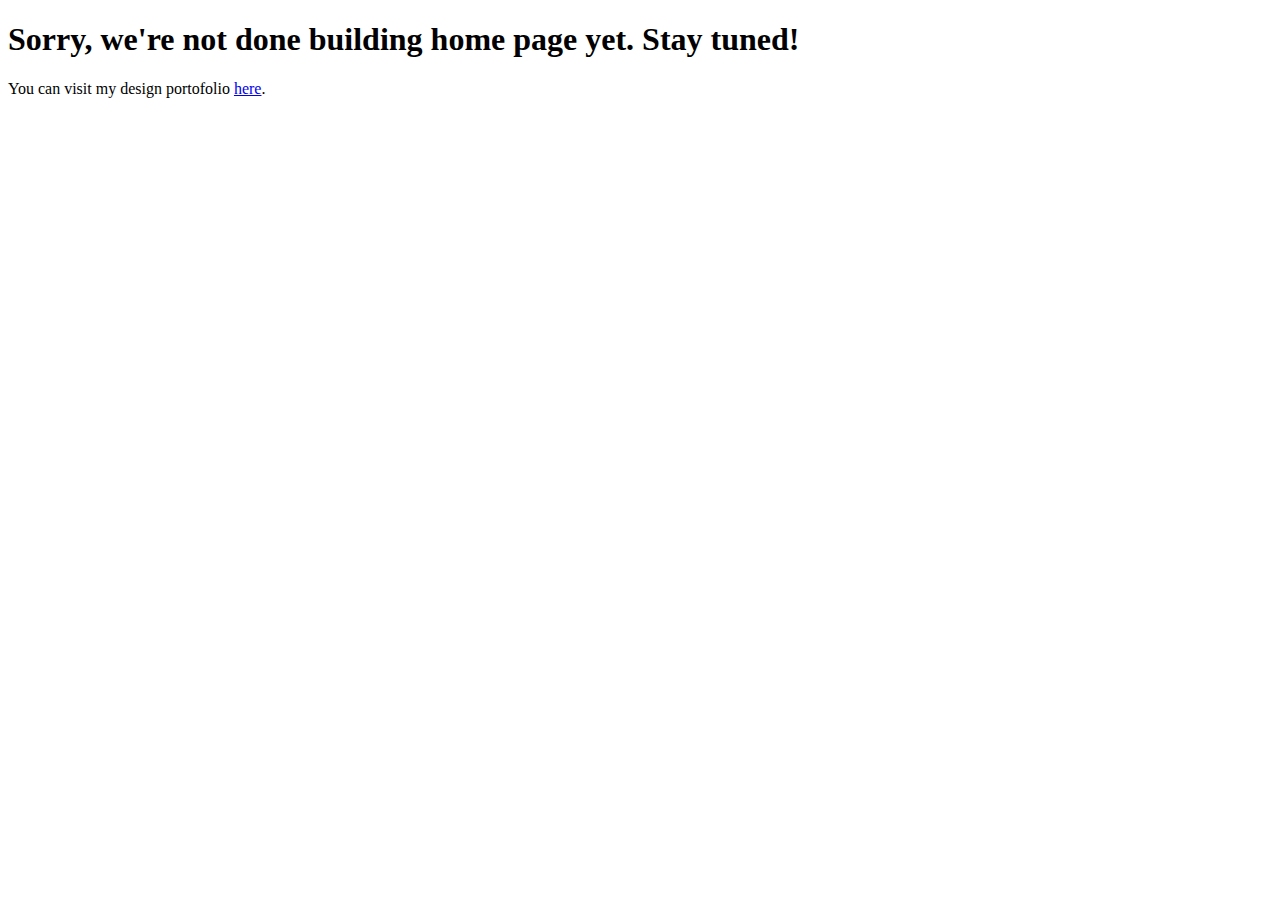
<file: index.html>
<!doctype html>
<html lang="en">
<head>
    <meta charset="UTF-8">
    <meta name="viewport"
          content="width=device-width, user-scalable=no, initial-scale=1.0, maximum-scale=1.0, minimum-scale=1.0">
    <meta http-equiv="X-UA-Compatible" content="ie=edge">
    <title>Home</title>
</head>
<body>
<h1>Sorry, we're not done building home page yet. Stay tuned!</h1>
<p>You can visit my design portofolio <a href="design.html">here</a>.</p>
</body>
</html>
</file>
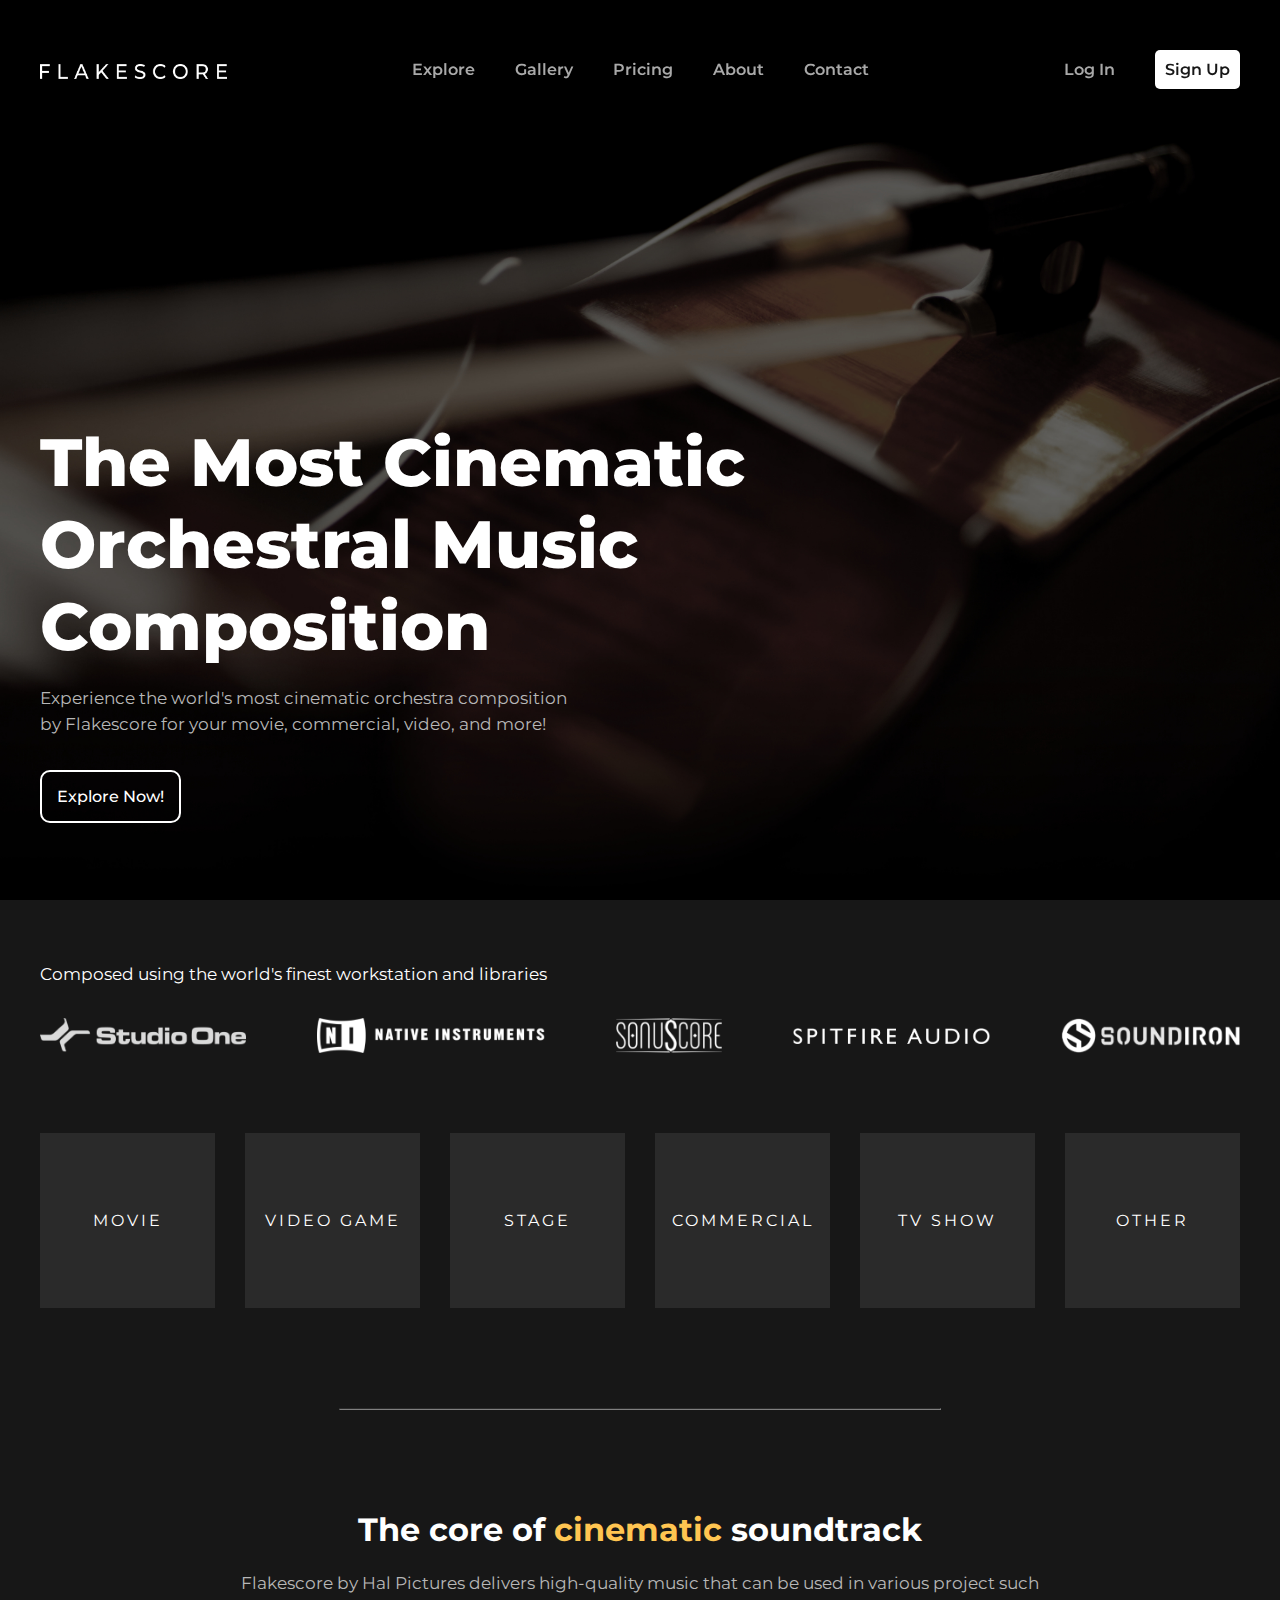
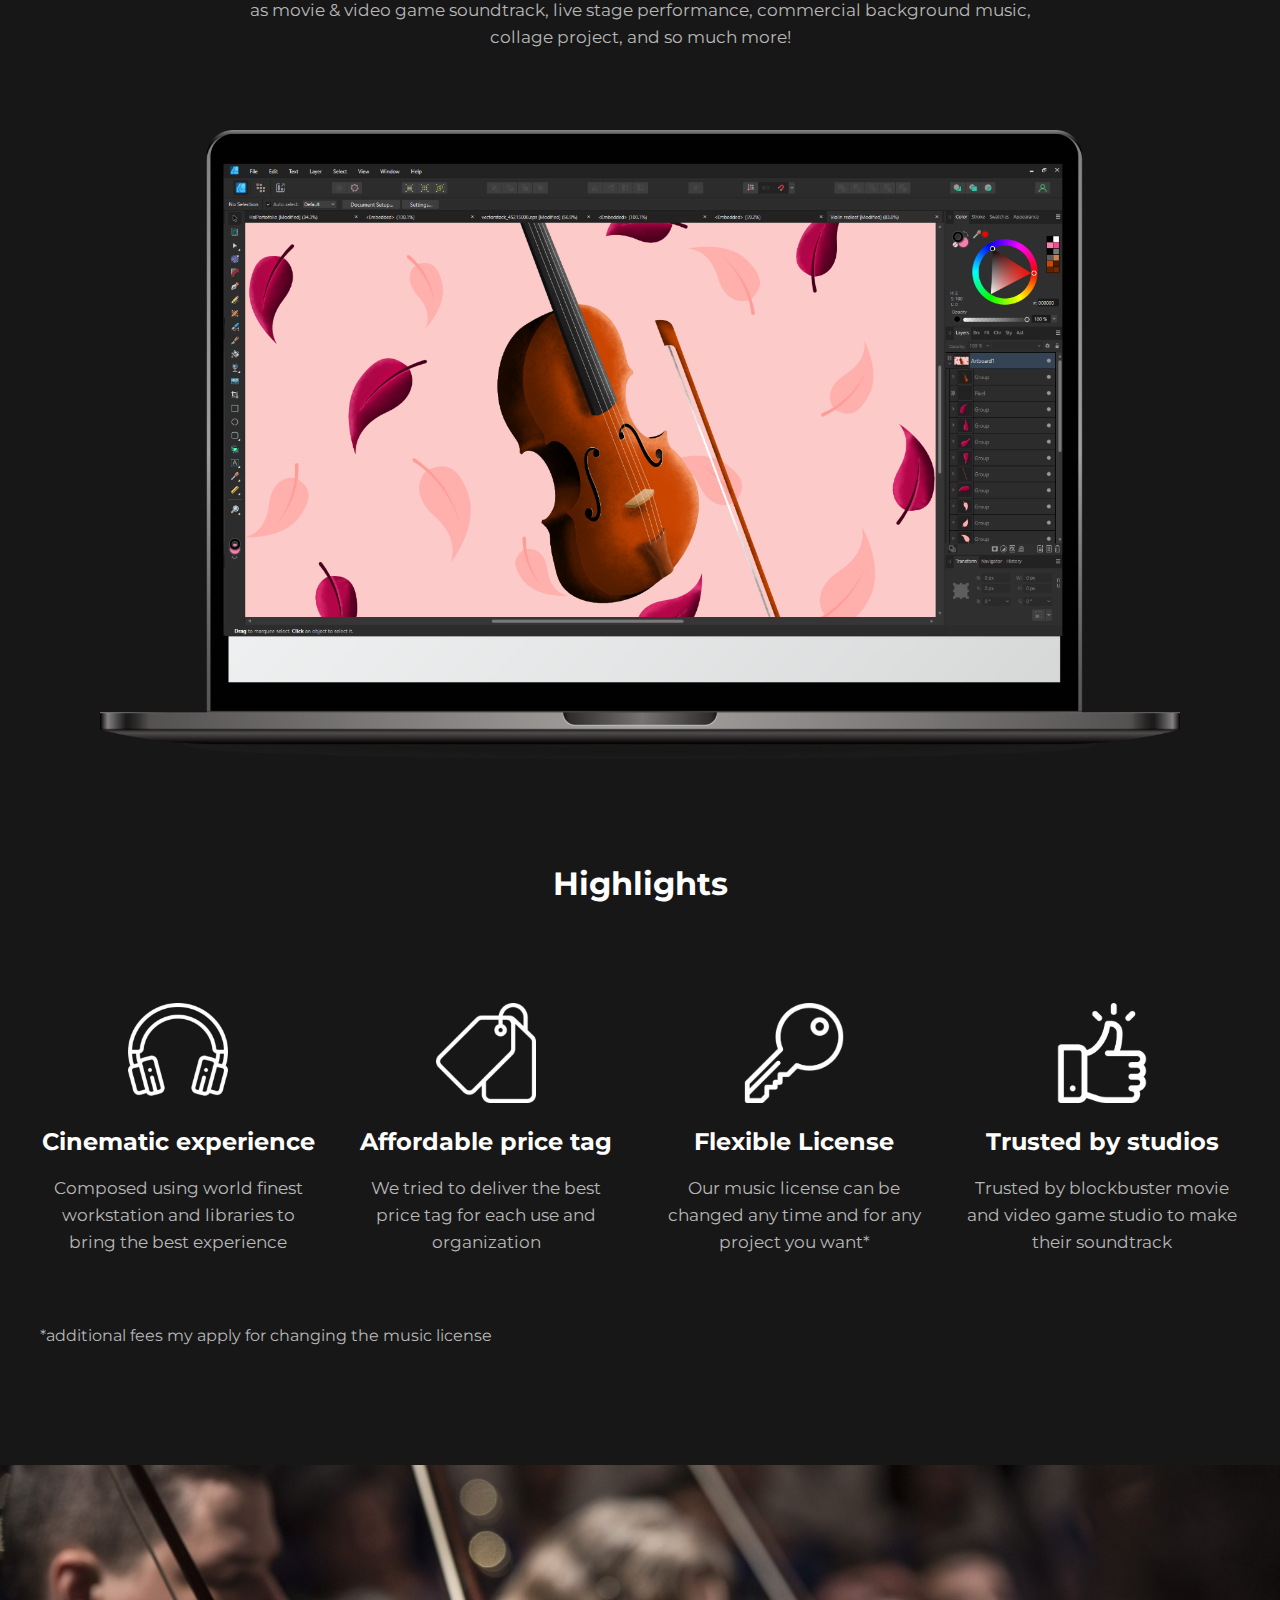
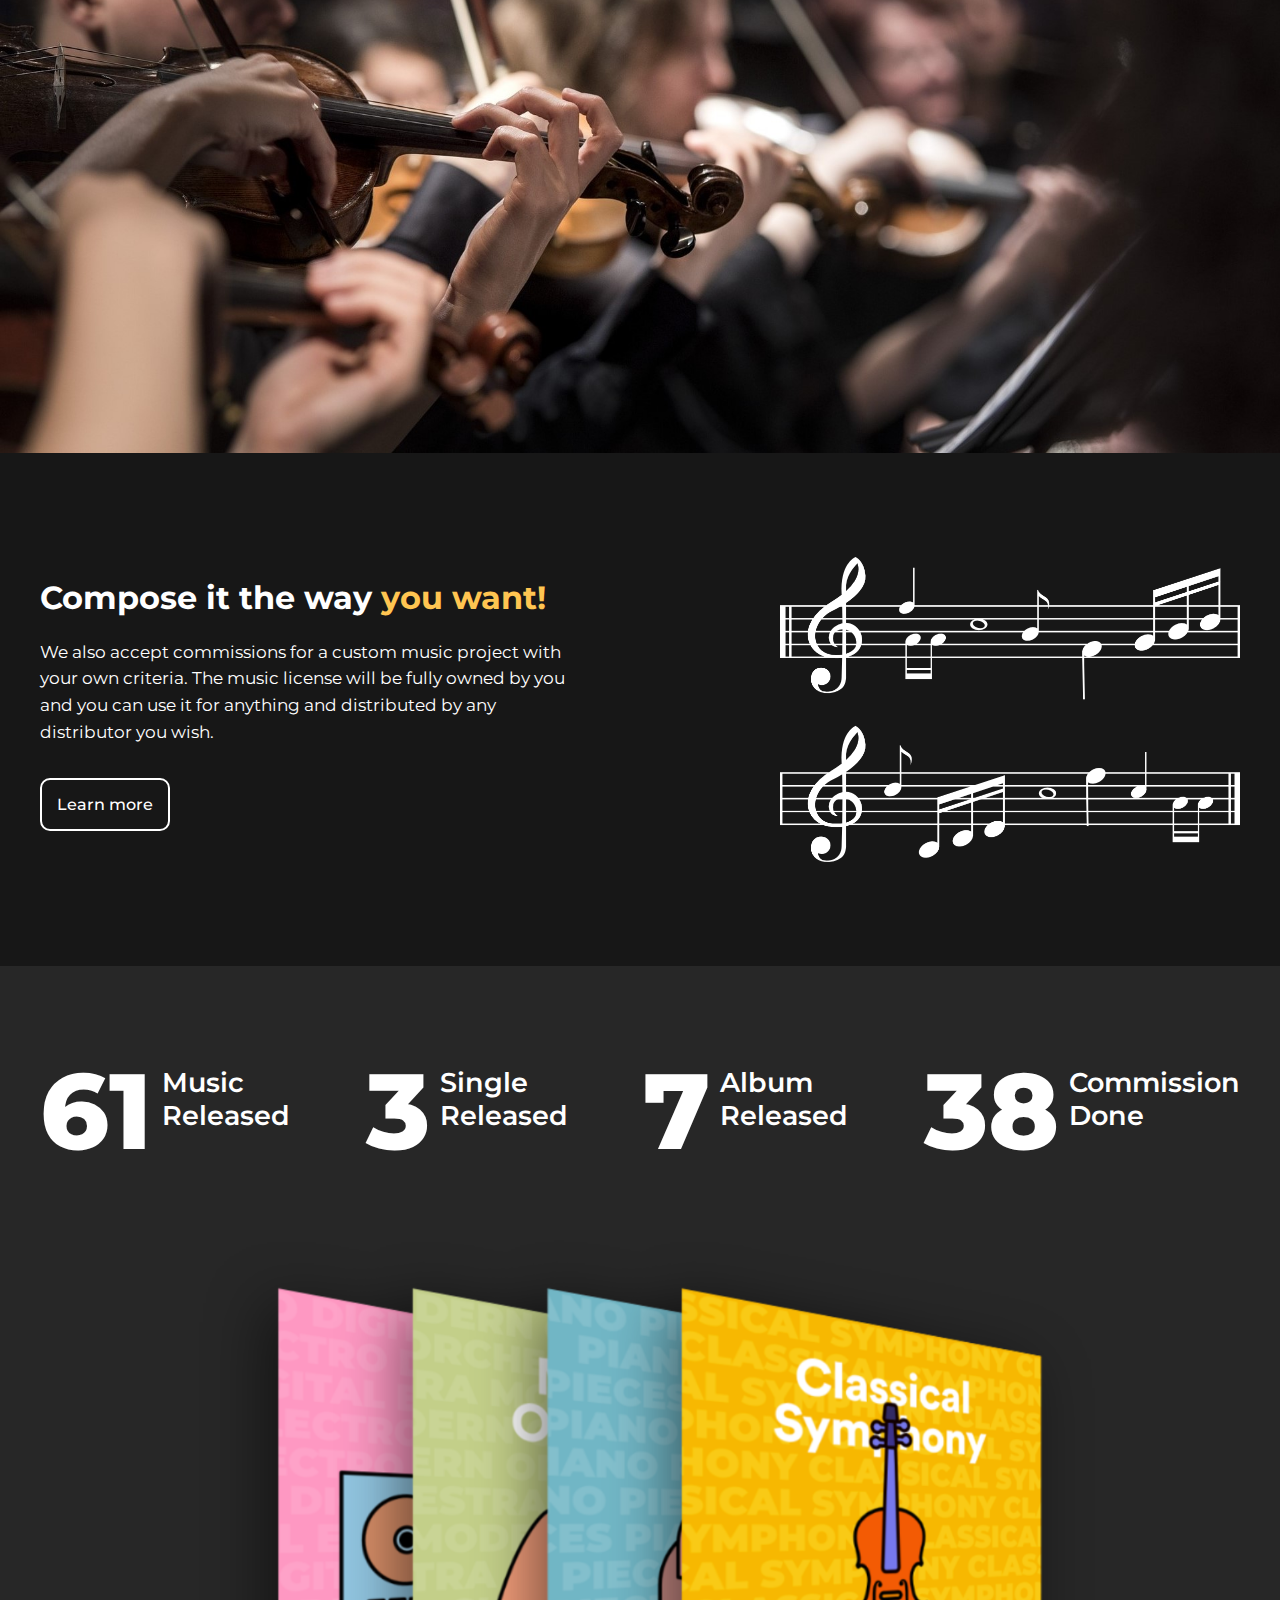
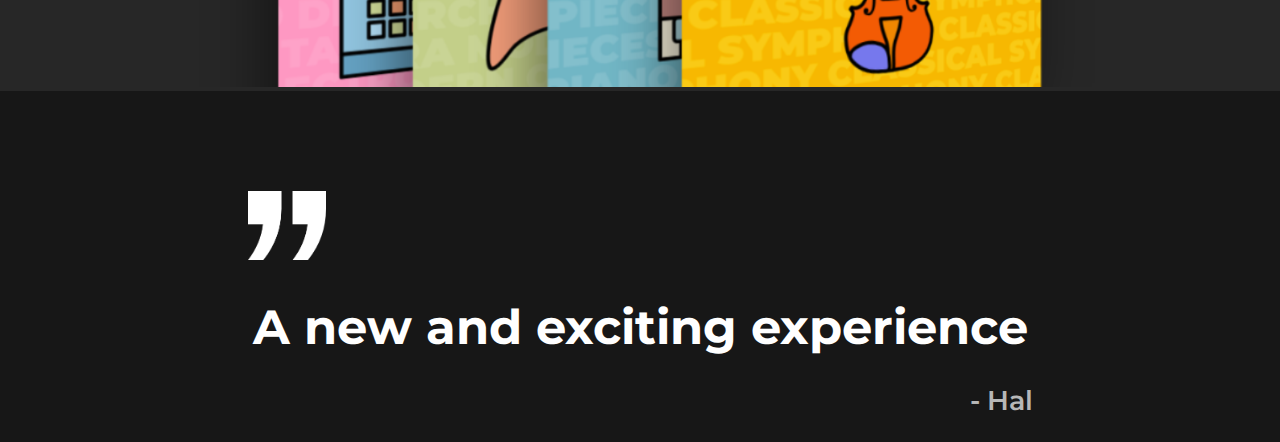
<file: test.html>
<!doctype html>
<html lang="en">
<head>
    <meta charset="UTF-8">
    <meta name="viewport"
          content="width=device-width, user-scalable=no, initial-scale=1.0, maximum-scale=1.0, minimum-scale=1.0">
    <meta http-equiv="X-UA-Compatible" content="ie=edge">
    <title>Foxgard Studio</title>
    <link rel="preconnect" href="https://fonts.googleapis.com">
    <link rel="preconnect" href="https://fonts.gstatic.com" crossorigin>
    <link href="https://fonts.googleapis.com/css2?family=Montserrat:wght@300;400;500;600;700;800;900&display=swap" rel="stylesheet">
    <link rel="stylesheet" href="https://fonts.googleapis.com/css2?family=Material+Symbols+Outlined:opsz,wght,FILL,GRAD@20..48,100..700,0..1,-50..200" />
    <link rel="stylesheet" href="css/normalize.css">
    <link rel="stylesheet" href="css/main.css">
</head>
<body>
<nav id="navbar">
    <div class="navContent" id="navContent">
        <a href=""><img src="img/logo2.png" alt="logo" height="15px"></a>
        <ul>
            <li><a href="#" class="signup">Sign Up</a></li>
            <li><a href="#">Log In</a></li>
        </ul>
        <div class="navMid">
            <ul>
                <li><a href="#">Contact</a></li>
                <li><a href="#">About</a></li>
                <li><a href="#">Pricing</a></li>
                <li><a href="#">Gallery</a></li>
                <li><a href="#">Explore</a></li>
            </ul>
        </div>

    </div>
</nav>
<div id="blackBack">
    <p style="color: rgba(0,0,0,0)">none</p>
    <div class="content">

        <div class="titleScreen">
            <div class="cinematic">
                The Most Cinematic <br>
                Orchestral Music<br>
                Composition
            </div>
            <p class="pGrey">Experience the world's most cinematic orchestra composition <br>by Flakescore for your movie, commercial, video, and more!</p>
            <a href="#" class="explore button">Explore Now!</a>
        </div>



        <p class="composedUsing">Composed using the world's finest workstation and libraries</p>
        <div class="audioLib">
            <img src="img/studioOne.png" alt="Studio One" height="35px">
            <img src="img/nativeInstrument.png" alt="Native Instrument" height="35px">
            <img src="img/sonuscore.png" alt="Sonuscore" height="35px">
            <img src="img/spitfireAudio.png" alt="Spitfire Audio" height="16px">
            <img src="img/soundiron.png" alt="Soundiron" height="35px">
        </div>
        <div class="madeFor">
            <div class="forMovie card" style="background-image: url('img/imgMovie.jpg')"><div>MOVIE</div></div>
            <div class="forGame card" style="background-image: url('img/imgGame.jpg')"><div>VIDEO GAME</div></div>
            <div class="forProject card" style="background-image: url('img/imgStage.jpg')"><div>STAGE</div></div>
            <div class="forCommercial card" style="background-image: url('img/imgCommercial.jpg')"><div>COMMERCIAL</div></div>
            <div class="forTV card" style="background-image: url('img/imgTV.jpg')"><div>TV SHOW</div></div>
            <div class="forOther card" style="background-image: url('img/imgProject.jpg')"><div>OTHER</div></div>
        </div>
        <hr style="margin-top: 100px; border-color: gray; width: 50%">

        <div id="textSec1">
            <h1>The core of <span class="light">cinematic</span> soundtrack</h1>
            <p class="pGrey" id="type">Flakescore by Hal Pictures delivers high-quality music that can be used in various project such as movie & video game soundtrack,
                live stage performance, commercial background music, collage project, and so much more!</p>
        </div>

        <div class="kontaktIns">
            <img src="img/laptop.png" alt="Piano Roll" width="90%">
        </div>

        <div id="textSec2">
            <h1>Highlights</h1>
            <div class="highlightContainer blockImg">
                <div class="high">
                    <img src="img/hi1.png" alt="" width="100px"><br>
                    <h2>Cinematic experience</h2>
                    <p class="pGrey">Composed using world finest workstation and libraries to bring the best experience</p>
                </div>
                <div class="high">
                    <img src="img/hi2.png" alt="" width="100px"><br>
                    <h2>Affordable price tag</h2>
                    <p class="pGrey">We tried to deliver the best price tag for each use and organization</p>

                </div>
                <div class="high">
                    <img src="img/hi3.png" alt="" width="100px"><br>
                    <h2>Flexible License</h2>
                    <p class="pGrey">Our music license can be changed any time and for any project you want*</p>
                </div>
                <div class="high">
                    <img src="img/hi4.png" alt="" width="100px"><br>
                    <h2>Trusted by studios</h2>
                    <p class="pGrey">Trusted by blockbuster movie and video game studio to make their soundtrack</p>
                </div>
            </div>
            <p class="pGrey" style="text-align: left; margin-top: 50px; font-size: 12pt">*additional fees my apply for changing the music license</p>
        </div>
    </div>
    <img src="img/orchestra.jpg" alt="Orchestra" width="100%" style="margin-top: 100px">
    <div class="content">
        <div class="comission">
            <div class="commText">
                <h1>Compose it the way <span class="light">you want!</span></h1>
                <p>We also accept commissions for a custom music project with your own criteria. The music license will be fully owned by
                    you and you can use it for anything and distributed by any distributor you wish.</p>
                <a href="#" class="button">Learn more</a>
            </div>
            <div class="commImg blockImg">
                <img src="img/musicNotes.png" alt="Music Notes" width="460px">
            </div>
        </div>
    </div>
    <div class="greyBack">
        <div class="content">
            <div style="width: 100%; height: 80px"></div>
            <div class="released">
                <div class="numTxt">
                    <div class="releasedNum">61</div>
                    <div class="releasedTxt">Music <br> Released</div>
                </div>
                <div class="numTxt">
                    <div class="releasedNum">3</div>
                    <div class="releasedTxt">Single <br> Released</div>
                </div>
                <div class="numTxt">
                    <div class="releasedNum">7</div>
                    <div class="releasedTxt">Album <br> Released</div>
                </div>
                <div class="numTxt">
                    <div class="releasedNum">38</div>
                    <div class="releasedTxt">Commission <br> Done</div>
                </div>
            </div>
            <div style="text-align: center;margin-top: 50px">
                <img src="img/playlists.png" alt="Albums" width="1000px">
            </div>

        </div>
    </div>
    <div class="content">
        <div class="quote blockImg">
            <div style="text-align: left"><img src="img/quote.png" alt="" width="78px"></div>
            <h1>A new and exciting experience</h1>
            <p class="pGrey" style="text-align: right; font-size: 20pt; font-weight: 600">- Hal</p>
        </div>




    </div>

</div>



<script>
    window.onscroll = function () {navScroll(); backScroll()}

    function navScroll() {
        if(document.body.scrollTop > 100 || document.documentElement.scrollTop > 100) {
            document.getElementById("navContent").style.marginTop = "0";
            document.getElementById("navbar").style.backgroundColor = "#181818";
            document.getElementById("navbar").style.borderBottomColor = "#3f3f3f";

        } else {
            document.getElementById("navContent").style.marginTop = "30px";
            document.getElementById("navbar").style.backgroundColor = "rgba(0,0,0,0)";
            document.getElementById("navbar").style.borderColor = "rgba(0,0,0,0)";
        }
    }
    function backScroll() {
        if(document.body.scrollTop > 400 || document.documentElement.scrollTop > 400) {
            document.getElementById("blackBack").style.backgroundColor = "#111111";
        } else {
            document.getElementById("blackBack").style.backgroundColor = "rgba(0,0,0,0)";

        }
    }

</script>
</body>
</html>
</file>
<file: css/main.css>
nav {
    /*background-color: tomato;*/
    position: fixed;
    right: 0;
    top: 0;
    width: 100%;
    font-weight: 600;
    /*background-color: #1e1e1e;*/
    transition: background-color 0.3s, border-bottom-color 0.3s;
    border-bottom: solid;
    border-width: 1px;
    border-bottom-color: rgba(0, 0, 0, 0);
    z-index: 9;
}
nav img {
    position: absolute;
    top: 9px;
    padding-top: 25px;
    padding-bottom: 25px;
}
.navContent {
    position: relative;
    width: 1200px;
    margin: auto;
    margin-top: 30px;
    transition: margin-top 0.4s;
}

nav ul{
    list-style: none;
    display: flex;
    flex-direction: row-reverse;
    margin-block-start: 0;
    margin-block-end: 0;
    padding-inline-start: 0;
}

nav li {
    padding-top: 30px;
    padding-bottom: 30px;
}
ul a {
    padding: 10px;
    padding-inline: 0;
    margin-inline: 20px;
    transition: color 0.3s;
}
ul a:link, ul a:visited {
    color: darkgray;
    text-decoration: none;
}

ul a:hover, ul a:active {
    color: white;
}
nav .signup {
    background-color: white;
    color: #171717 !important;
    border-radius: 5px;
    margin-right: 0;
    padding-inline: 10px;
    transition: background-color 0.3s;
}
nav .signup:hover{
    background-color: darkgray;
}
nav .navMid {
    width: 500px;
    margin: auto;
    position: absolute;
    top: 0;
    left: 0;
    right: 0;
}
.navMid ul {
    justify-content: center;
}

.navMid a{
    position: relative;
}
.navMid a::after{
    content: '';
    background-color: white;
    position: absolute;
    width: 100%;
    height: 2px;
    bottom: 0;
    left: 0;
    transform: scaleX(0);
    transition: transform 0.3s;
}
.navMid a:hover::after {
    transform: scaleX(1);
}
body {
    background-image: url("../img/indexBack.jpg");
    background-size: cover;
    background-position: center center;
    background-repeat: no-repeat;
    background-attachment: fixed;
    margin: 0;
}
#blackBack {
    background-color: rgba(0,0,0,0);
    /*position: absolute;*/
    width: 100%;
    transition: background-color 0.8s;
}
.content {
    width: 1200px;
    margin-inline: auto;
    /*margin-top: 100px;*/
}

.pGrey {
    color: #b7b7b7;
}

.content h1 {
    /*font-weight: 600;*/
}

.blockImg img {
    pointer-events: none;
}

.light {
    color: #ffc551;
}

.titleScreen {
    height: 100vh;
    /*padding-top: 20vw;*/
    /*margin-top: 400px;*/
}

.cinematic {
    /*margin-top: 400px;*/
    /*margin-top: 20vh;*/
    padding-top: 40vh;
    font-size: 50pt;
    font-weight: 800;
}
.explore {
    margin-top: 15px;
}
.button:link, .button:visited {
    color: white;
    text-decoration: none;
}

.button:hover, .button:active {
    background-color: white;
    color: #171717;
}

.button {
    margin-top: 15px;
    padding: 15px;
    border: white solid 2px;
    border-radius: 10px;
    display: inline-block;
    font-weight: 500;
    transition: background-color 0.3s;
}

.composedUsing {
    display: block;
    margin-top: 0px;
    /*margin-bottom: 40px;*/
}
.audioLib {
    margin-top: 30px;
    display: flex;
    align-items: center;
    justify-content: space-between;
}

.madeFor {
    display: flex;
    justify-content: space-between;
}

.madeFor .card {
    cursor: default;
    /*display: block;*/
    margin-top: 80px;
    position: relative;
    height: 175px;
    width: 175px;
    background-color: #2a2a2a;
    text-align: center;
    font-weight: 400;
    color: white;
    letter-spacing: 3px;
    line-height: 175px;
    background-size: cover;
    transition: transform 0.3s;
}

.madeFor p {
    margin-top: -6px;
    color: white;
    letter-spacing: 2px;
    font-size: 10pt;
}

.madeFor .card:hover, .madeFor .card:active {
    transform: scale(1.1);
}

.madeFor div div {
    width: 100%;
    height: 100%;
    background-color: #2a2a2a;
    text-align: center;
    position: absolute;
    transition: background-color 0.3s;
}

.madeFor div:hover, .madeFor div:active {
    background-color: rgba(0,0,0,0);
}

#textSec1 {
    margin-inline: auto;
    margin-top: 100px;
    text-align: center;
    width: 800px;
}


.kontaktIns {
    margin-top: 80px;
    text-align: center;
}

#textSec2 {
    /*margin-inline: auto;*/
    margin-top: 100px;
    text-align: center;
    /*width: 800px;*/
}

#textSec2 a:link, #textSec2 a:visited {
    color: #ffc551;
    text-decoration: none;
}

#textSec2 a:hover, #textSec2 a:active {
    color: #ffc551;
    text-decoration: underline;
}

.highlightContainer {
    margin-top: 100px;
    display: flex;
    justify-content: space-between;
}

.high {
    width: 23%;
    /*background-color: #ffc551;*/
}

.comission {
    margin-top: 100px;
    display: flex;
    justify-content: space-between;
}

.commText {
    width: 45%;
    /*margin-right: 200px;*/
}

.greyBack {
    background-color: #272727;
    margin-top: 100px;
}

.released {
    display: flex;
    justify-content: space-between;
}

.numTxt {
    display: flex;
}

.releasedNum {
    /*margin-top: 0;*/
    font-weight: 800;
    font-size: 80pt;
}

.releasedTxt {
    margin-left: 10px;
    margin-top: 20px;
    font-weight: 600;
    font-size: 20pt;
}

.quote {
    margin-top: 100px;
    width: 785px;
    margin-inline: auto;
    text-align: center;
    font-size: 18pt;
    position: relative;
}

.quoteMark {
    position: absolute;
}
</file>
